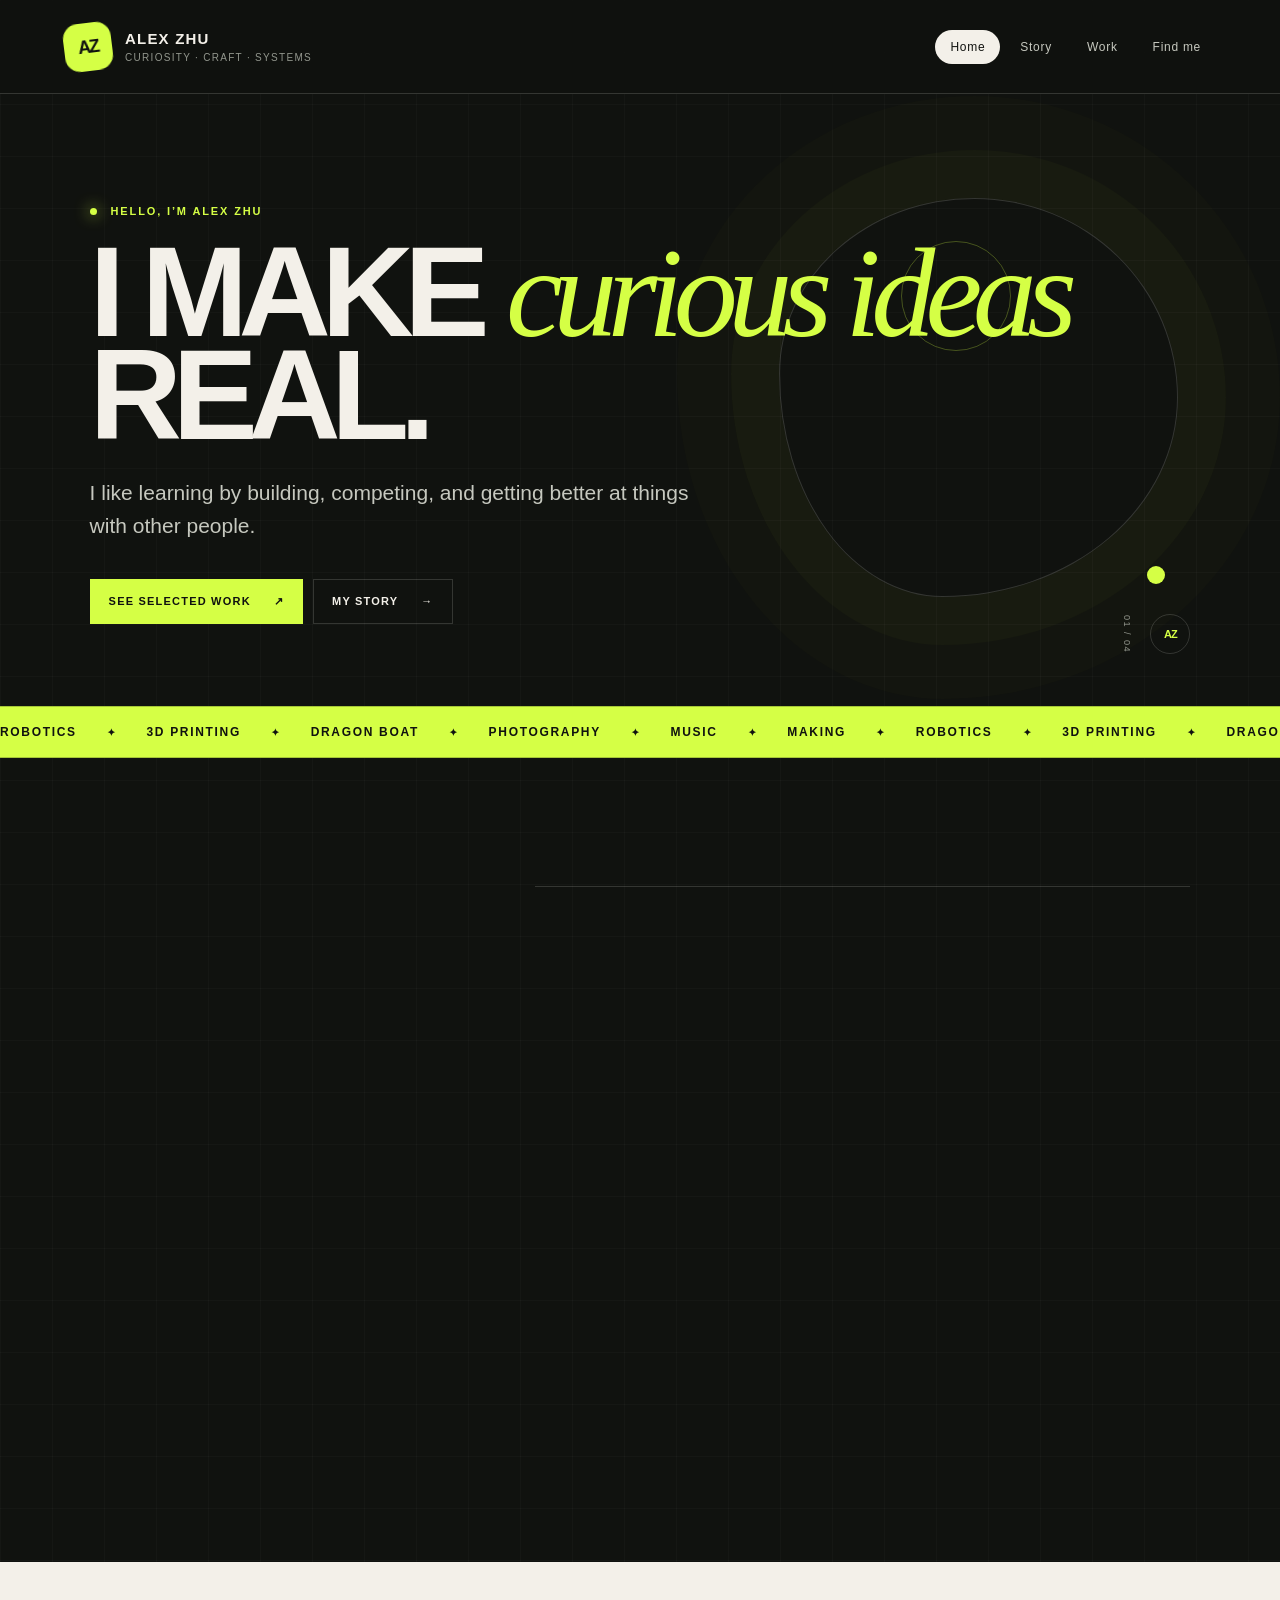
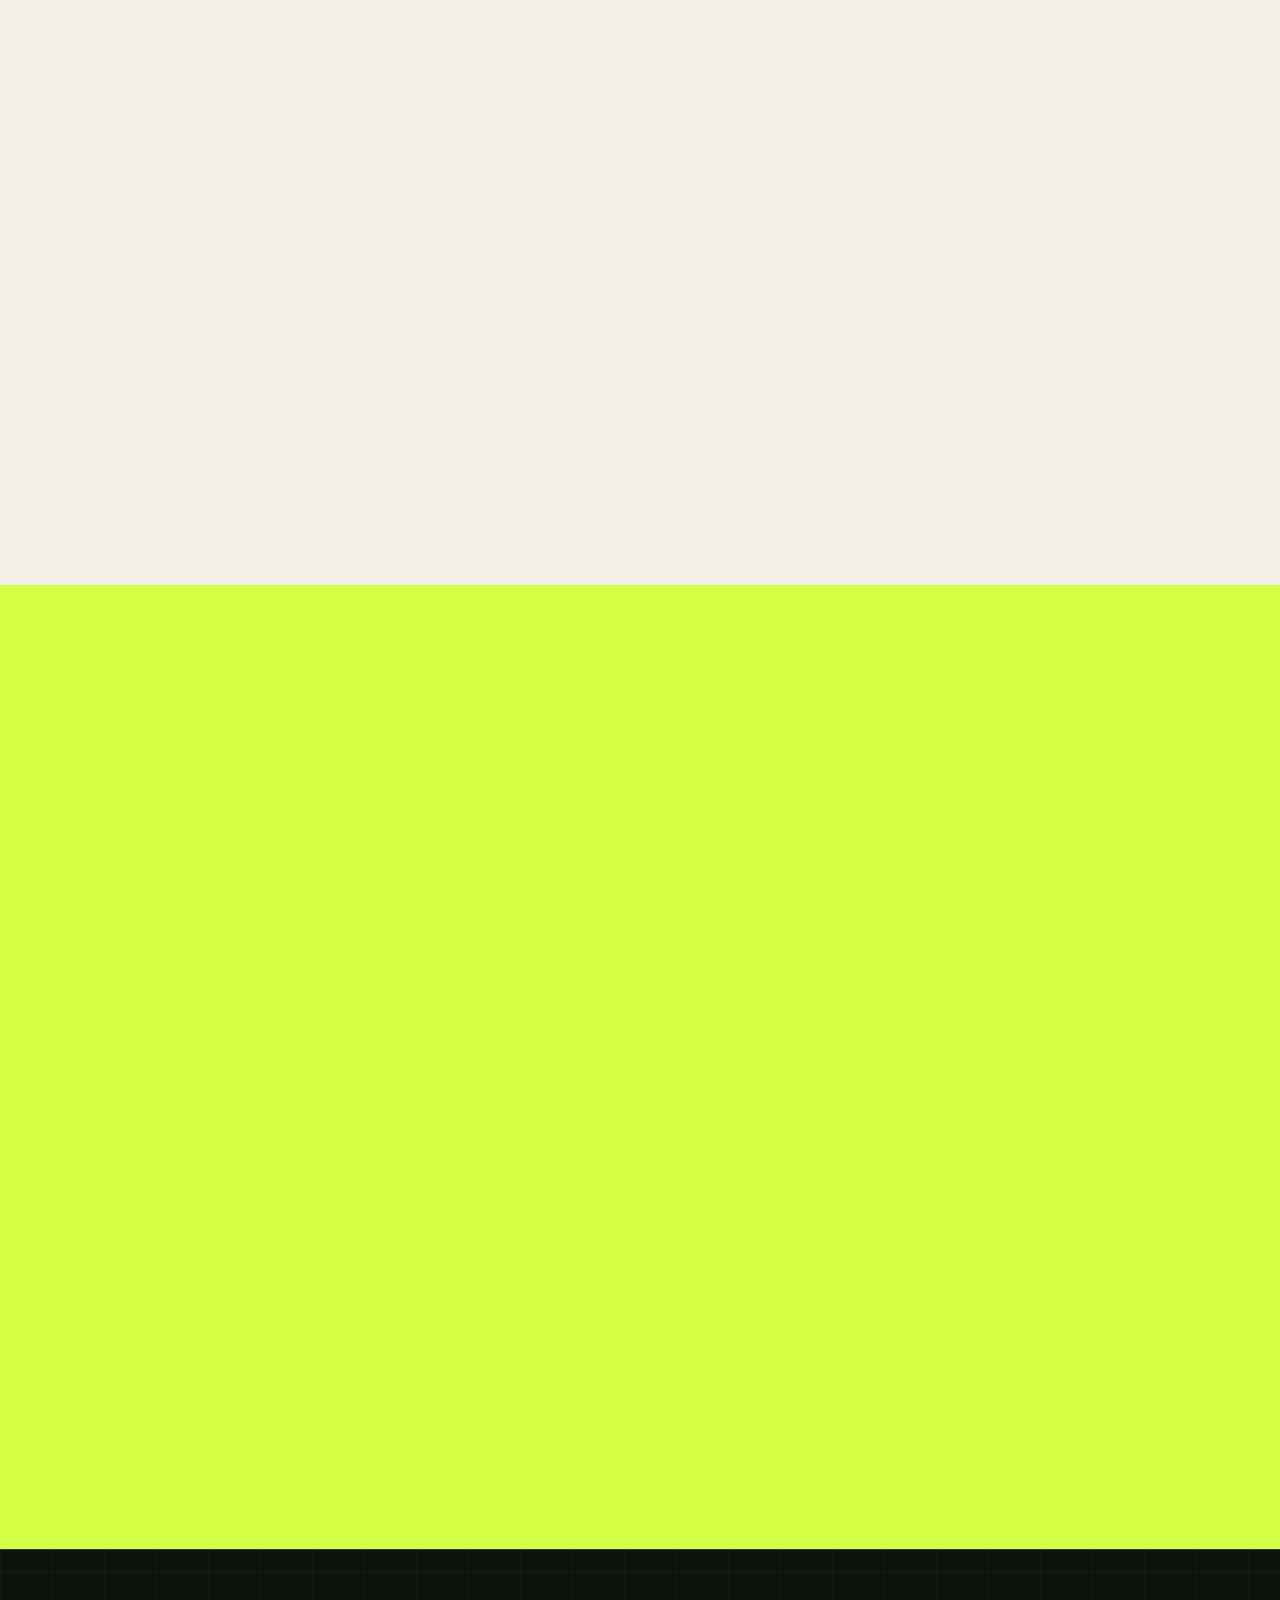
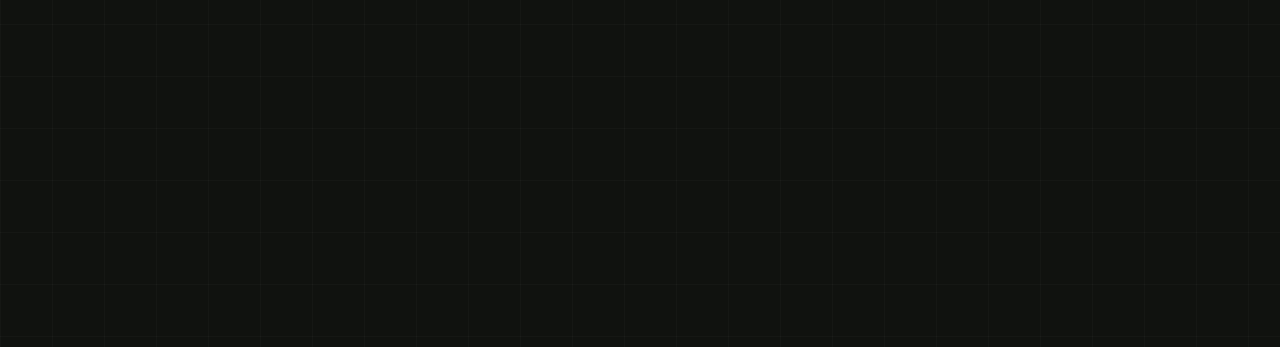
<file: index.html>
<!doctype html><html lang="en"><head><meta charset="utf-8"><meta name="viewport" content="width=device-width,initial-scale=1"><title>Alex Zhu — Curiosity, craft, and systems</title><meta name="description" content="Alex Zhu is a student, maker, and creative technologist in Montréal."><meta property="og:image" content="https://alexwithadog.github.io/og.png"><link rel="stylesheet" href="/styles.css"><script defer src="/site.js"></script></head><body data-page="home"><div id="app"></div></body></html>
</file>
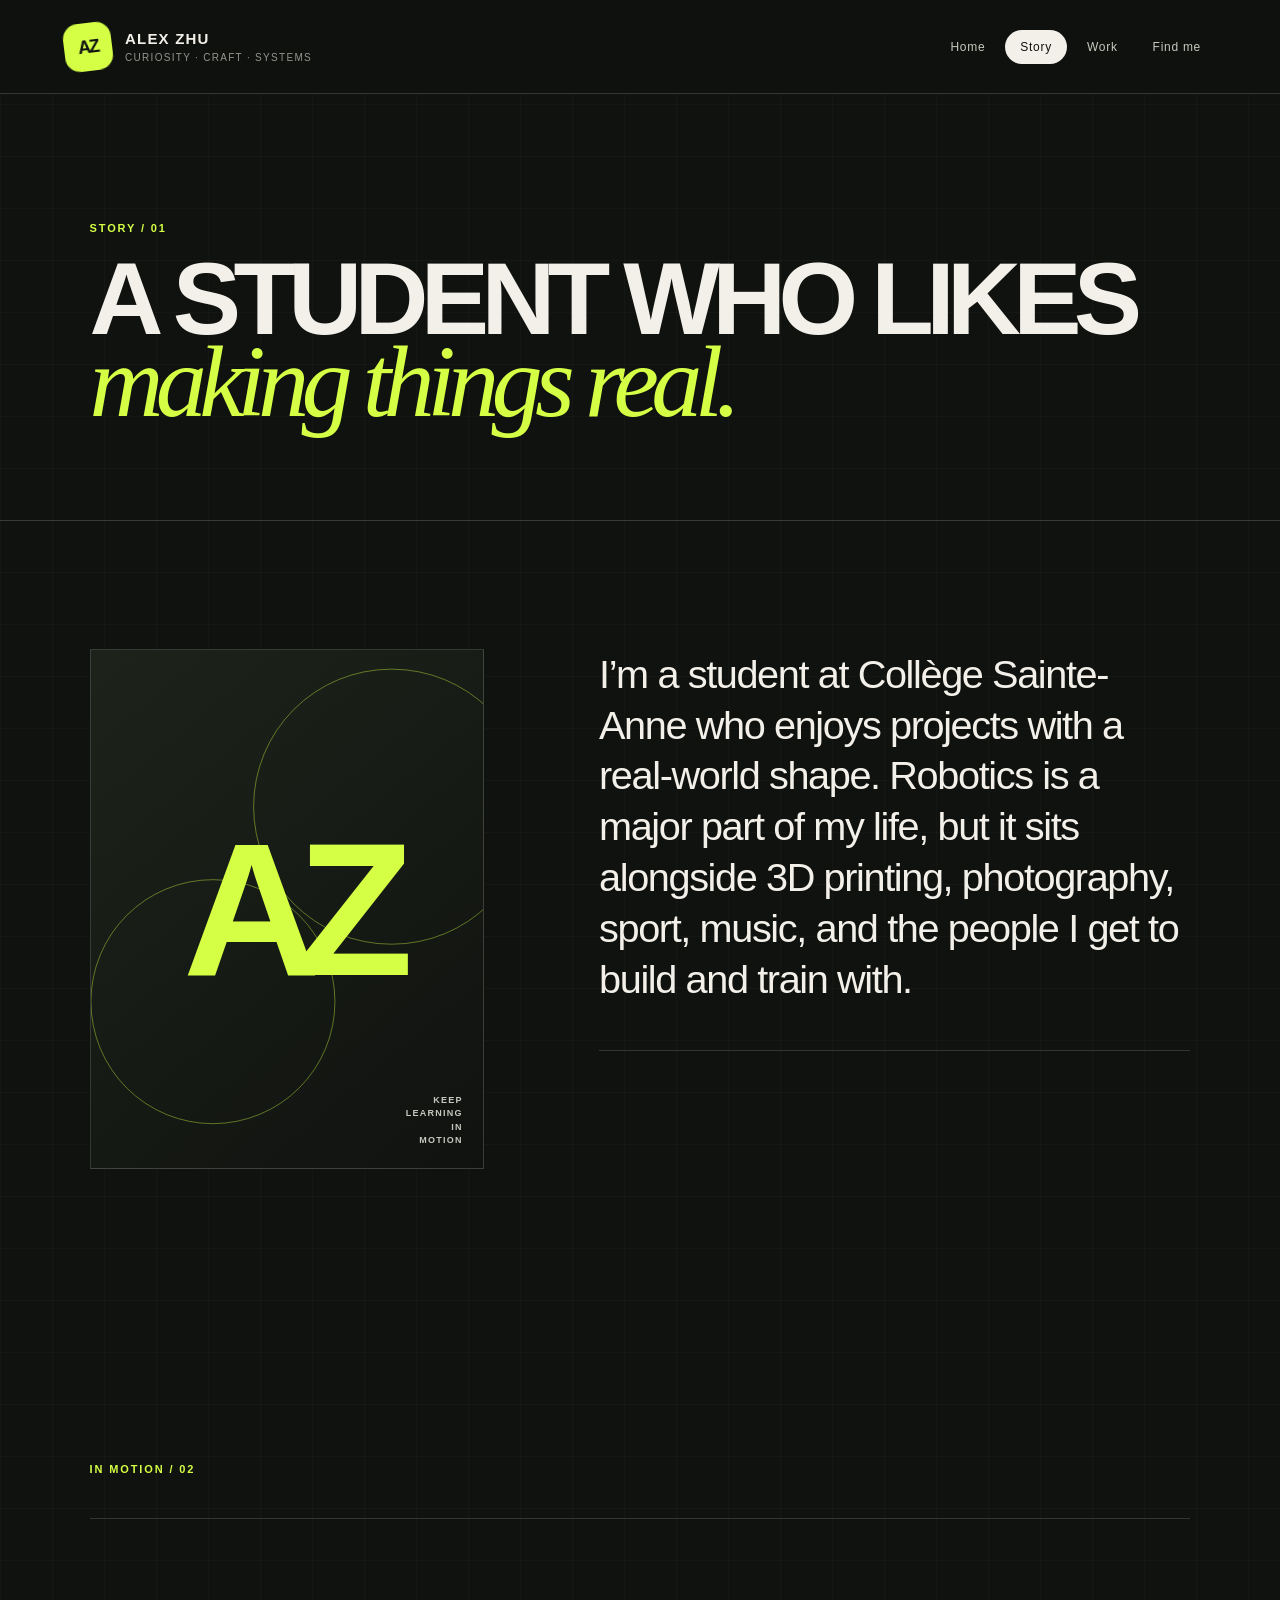
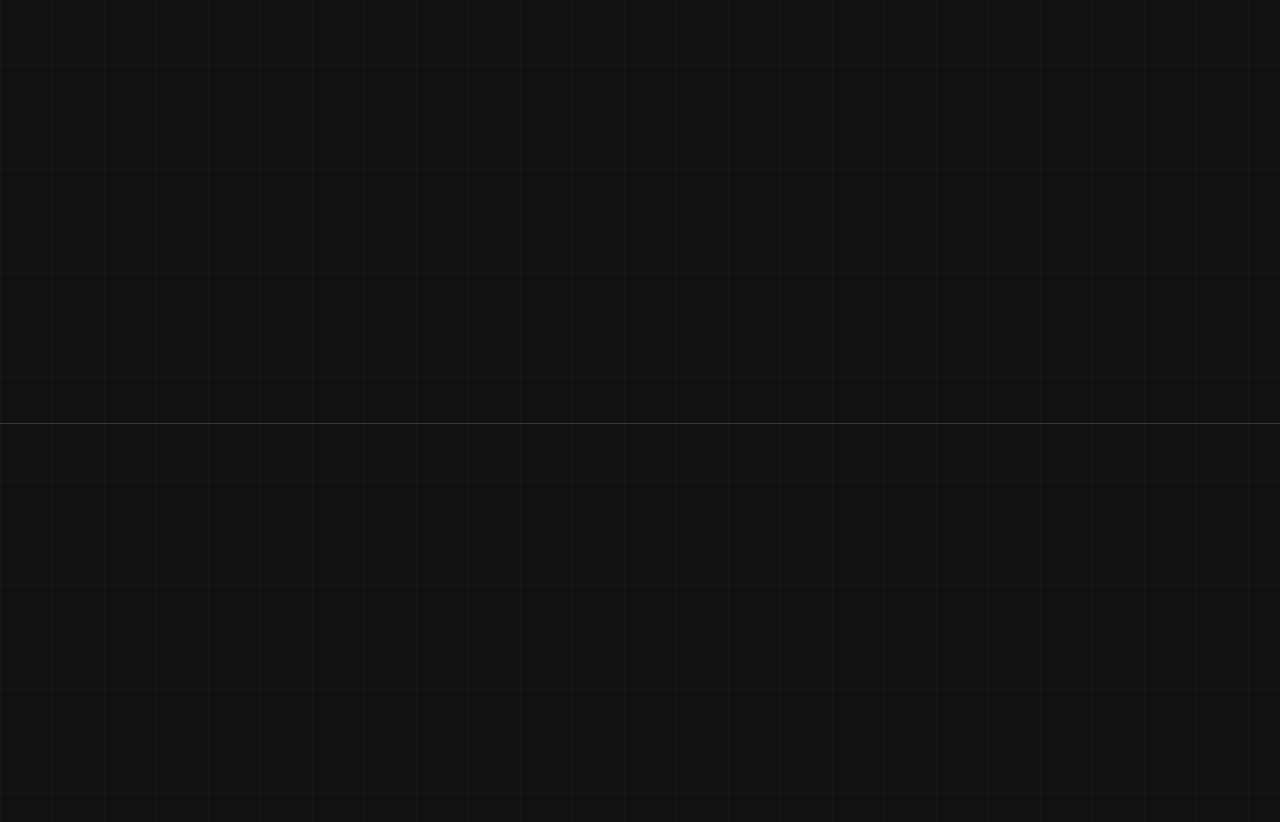
<file: about/index.html>
<!doctype html><html lang="en"><head><meta charset="utf-8"><meta name="viewport" content="width=device-width,initial-scale=1"><title>Story — Alex Zhu</title><meta name="description" content="Learn about Alex Zhu’s approach to making, learning, and creative technology."><link rel="stylesheet" href="/styles.css"><script defer src="/site.js"></script></head><body data-page="about"><div id="app"></div></body></html>
</file>
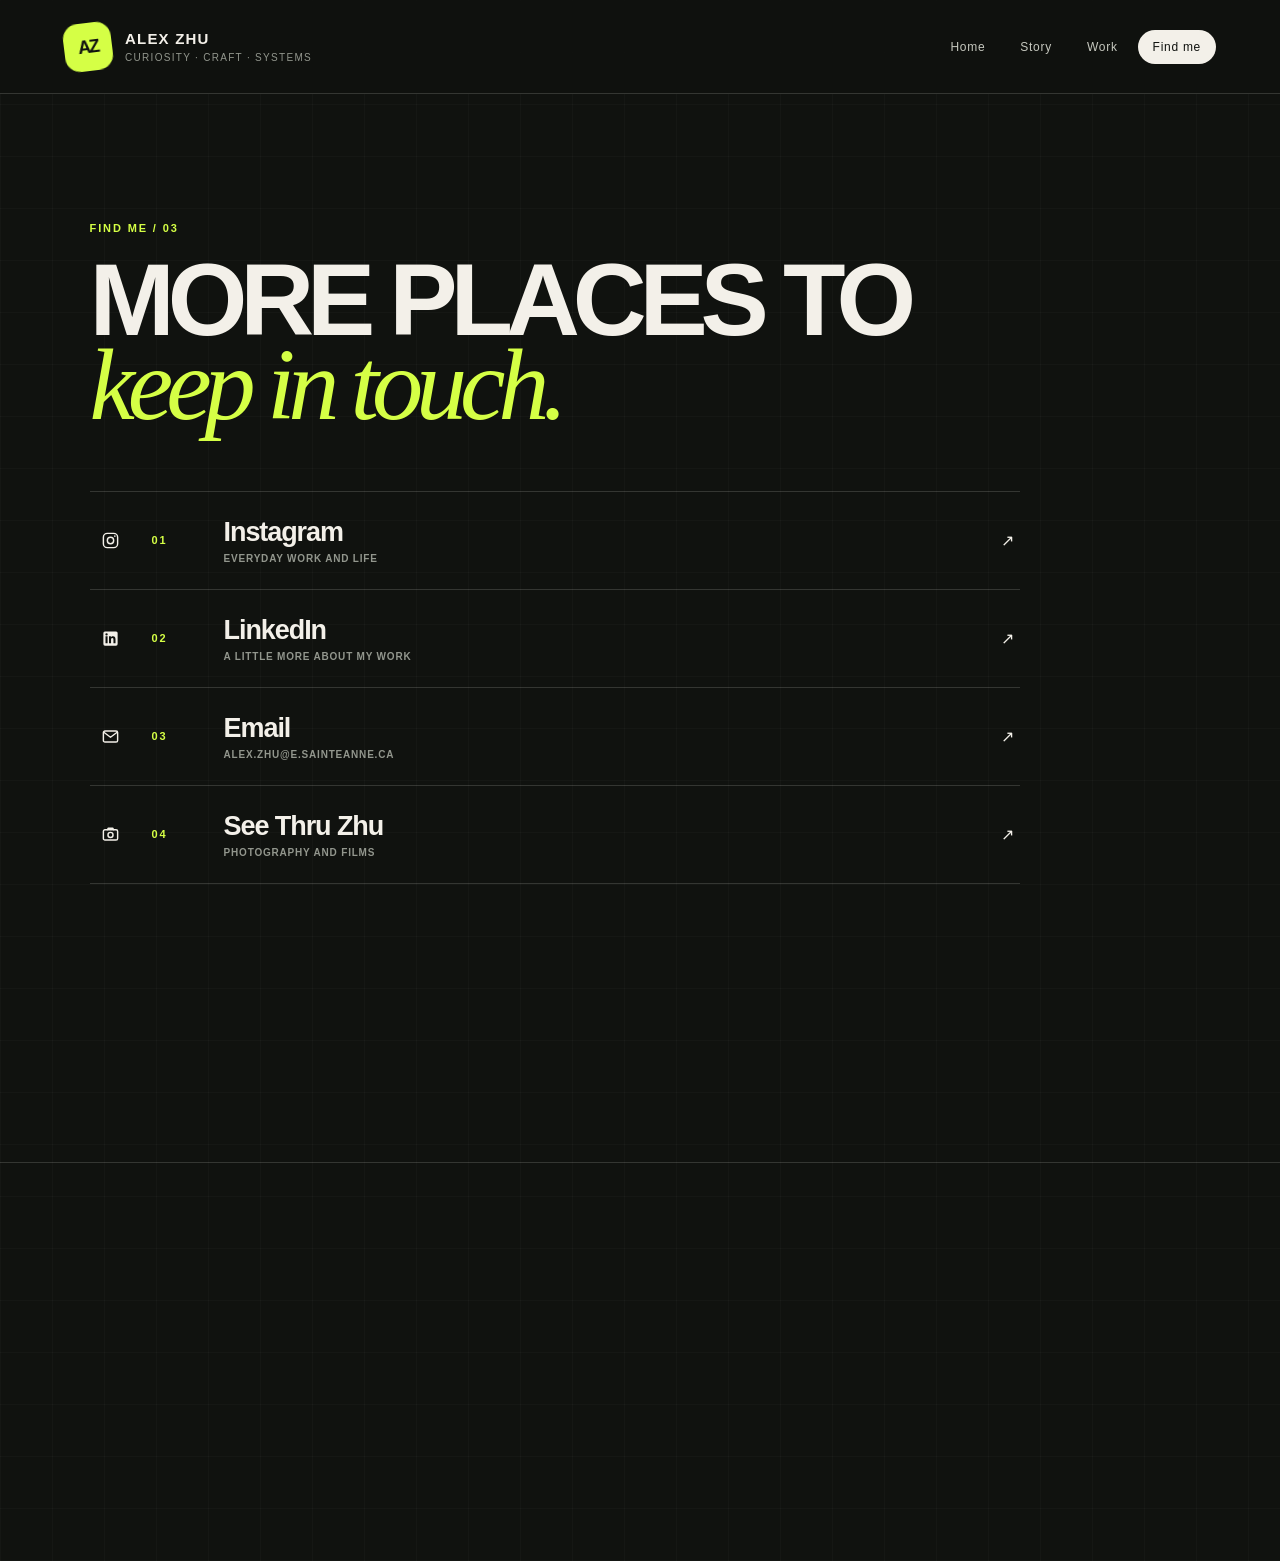
<file: links/index.html>
<!doctype html><html lang="en"><head><meta charset="utf-8"><meta name="viewport" content="width=device-width,initial-scale=1"><title>Find Alex — Alex Zhu</title><meta name="description" content="Find Alex Zhu on LinkedIn and GitHub."><link rel="stylesheet" href="/styles.css"><script defer src="/site.js"></script></head><body data-page="links"><div id="app"></div></body></html>
</file>
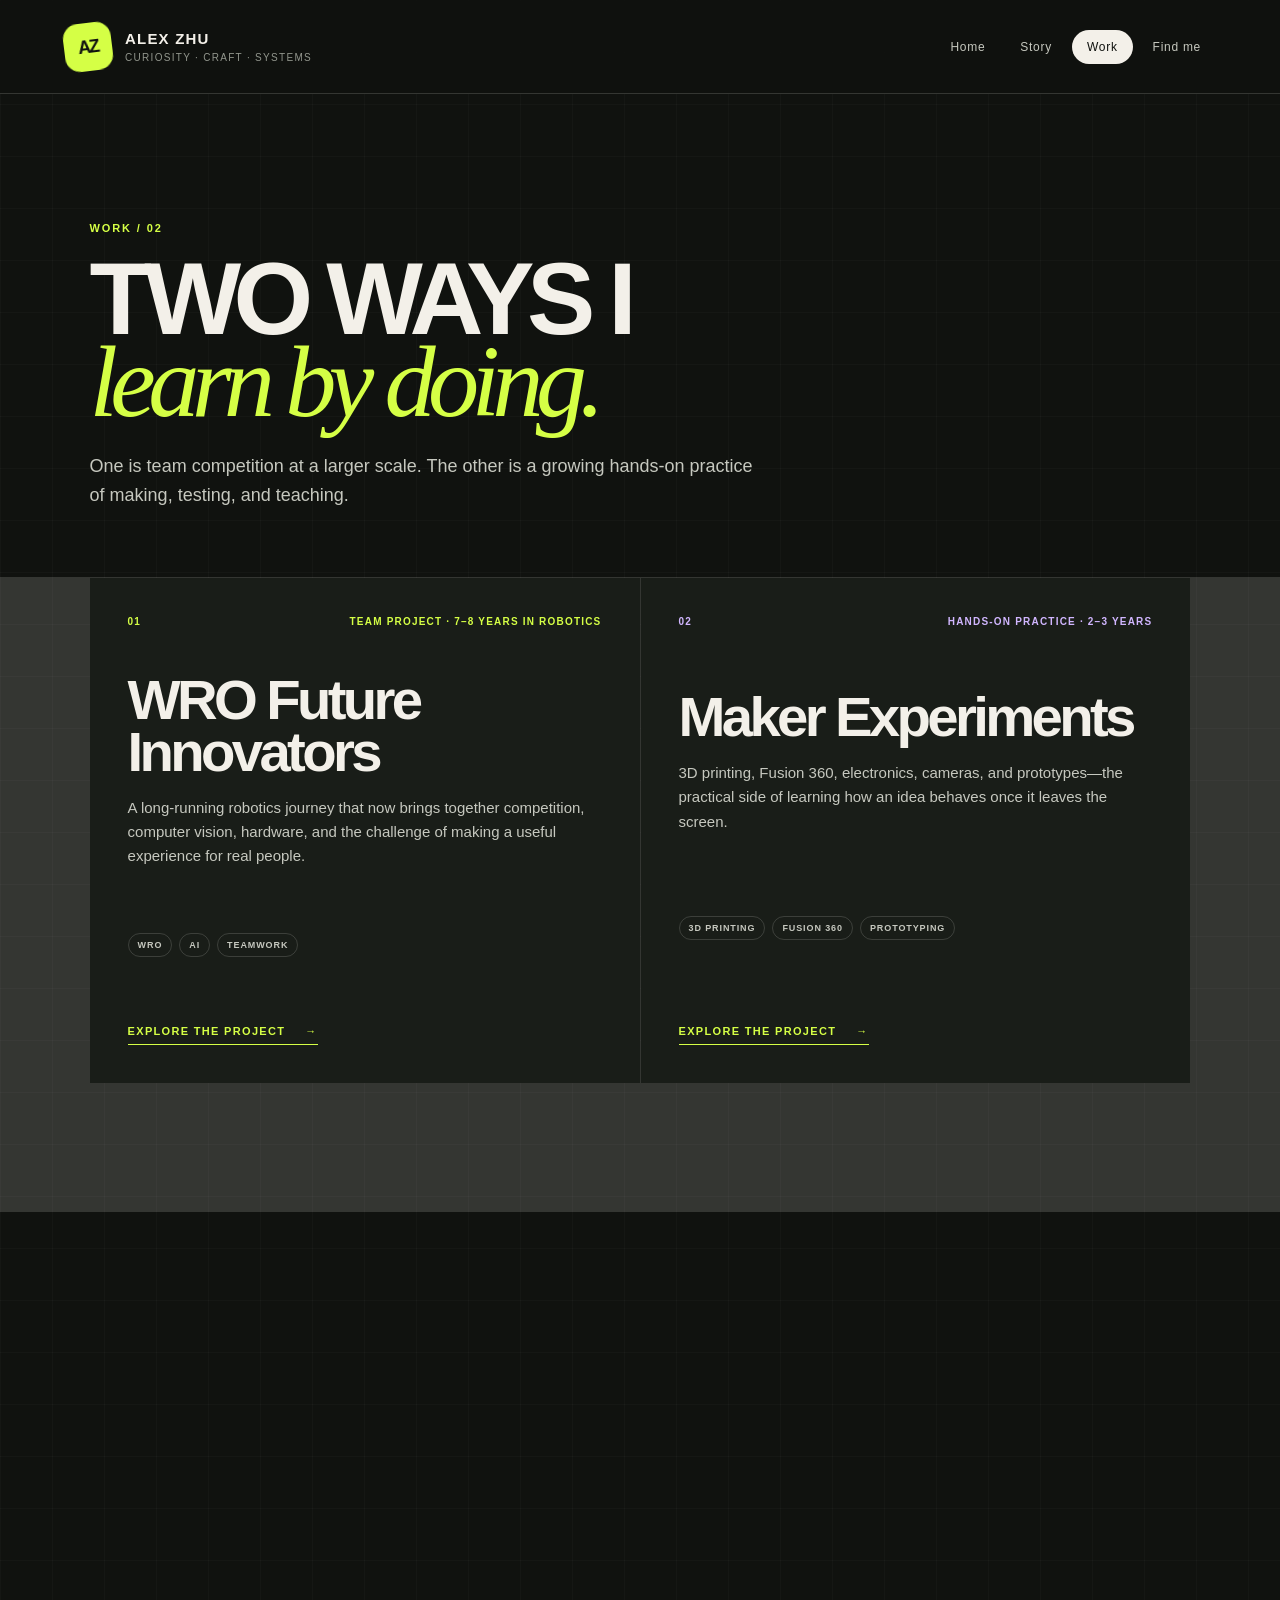
<file: projects/index.html>
<!doctype html><html lang="en"><head><meta charset="utf-8"><meta name="viewport" content="width=device-width,initial-scale=1"><title>Work — Alex Zhu</title><meta name="description" content="Projects in AI, design, robotics, computer vision, and experimentation by Alex Zhu."><link rel="stylesheet" href="/styles.css"><script defer src="/site.js"></script></head><body data-page="projects"><div id="app"></div></body></html>
</file>
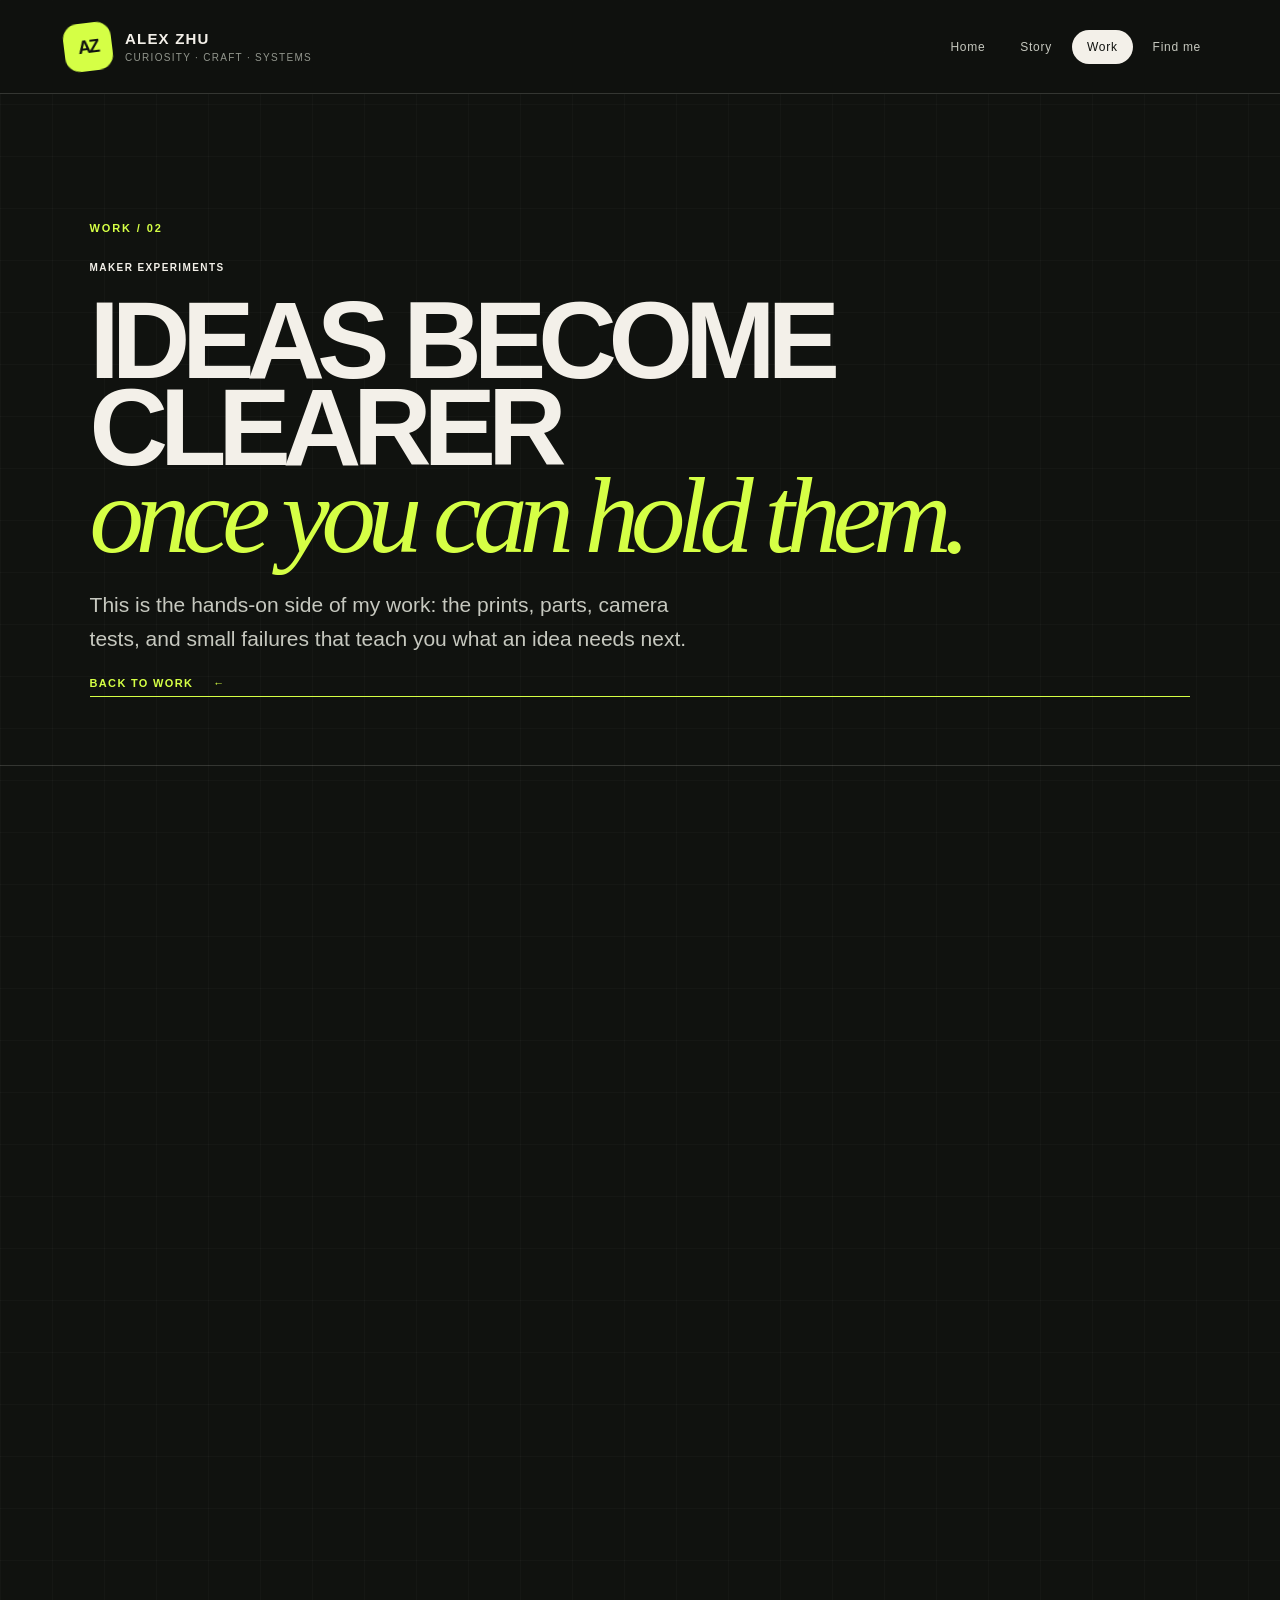
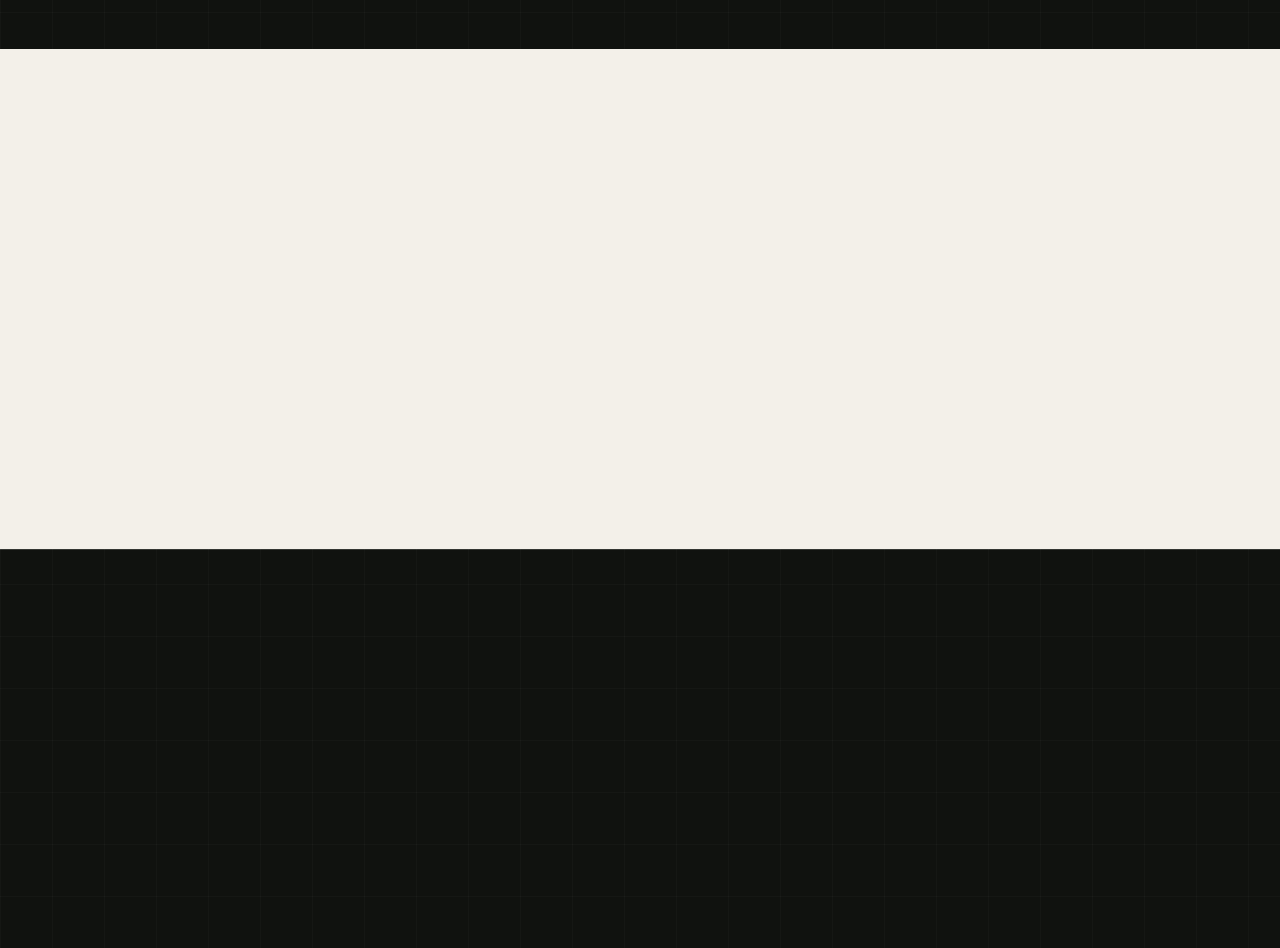
<file: work/maker-experiments/index.html>
<!doctype html><html lang="en"><head><meta charset="utf-8"><meta name="viewport" content="width=device-width,initial-scale=1"><title>Maker Experiments — Alex Zhu</title><meta name="description" content="Alex Zhu’s hands-on practice in 3D printing, Fusion 360, robotics, and prototypes."><link rel="stylesheet" href="/styles.css"><script defer src="/site.js"></script></head><body data-page="maker"><div id="app"></div></body></html>
</file>
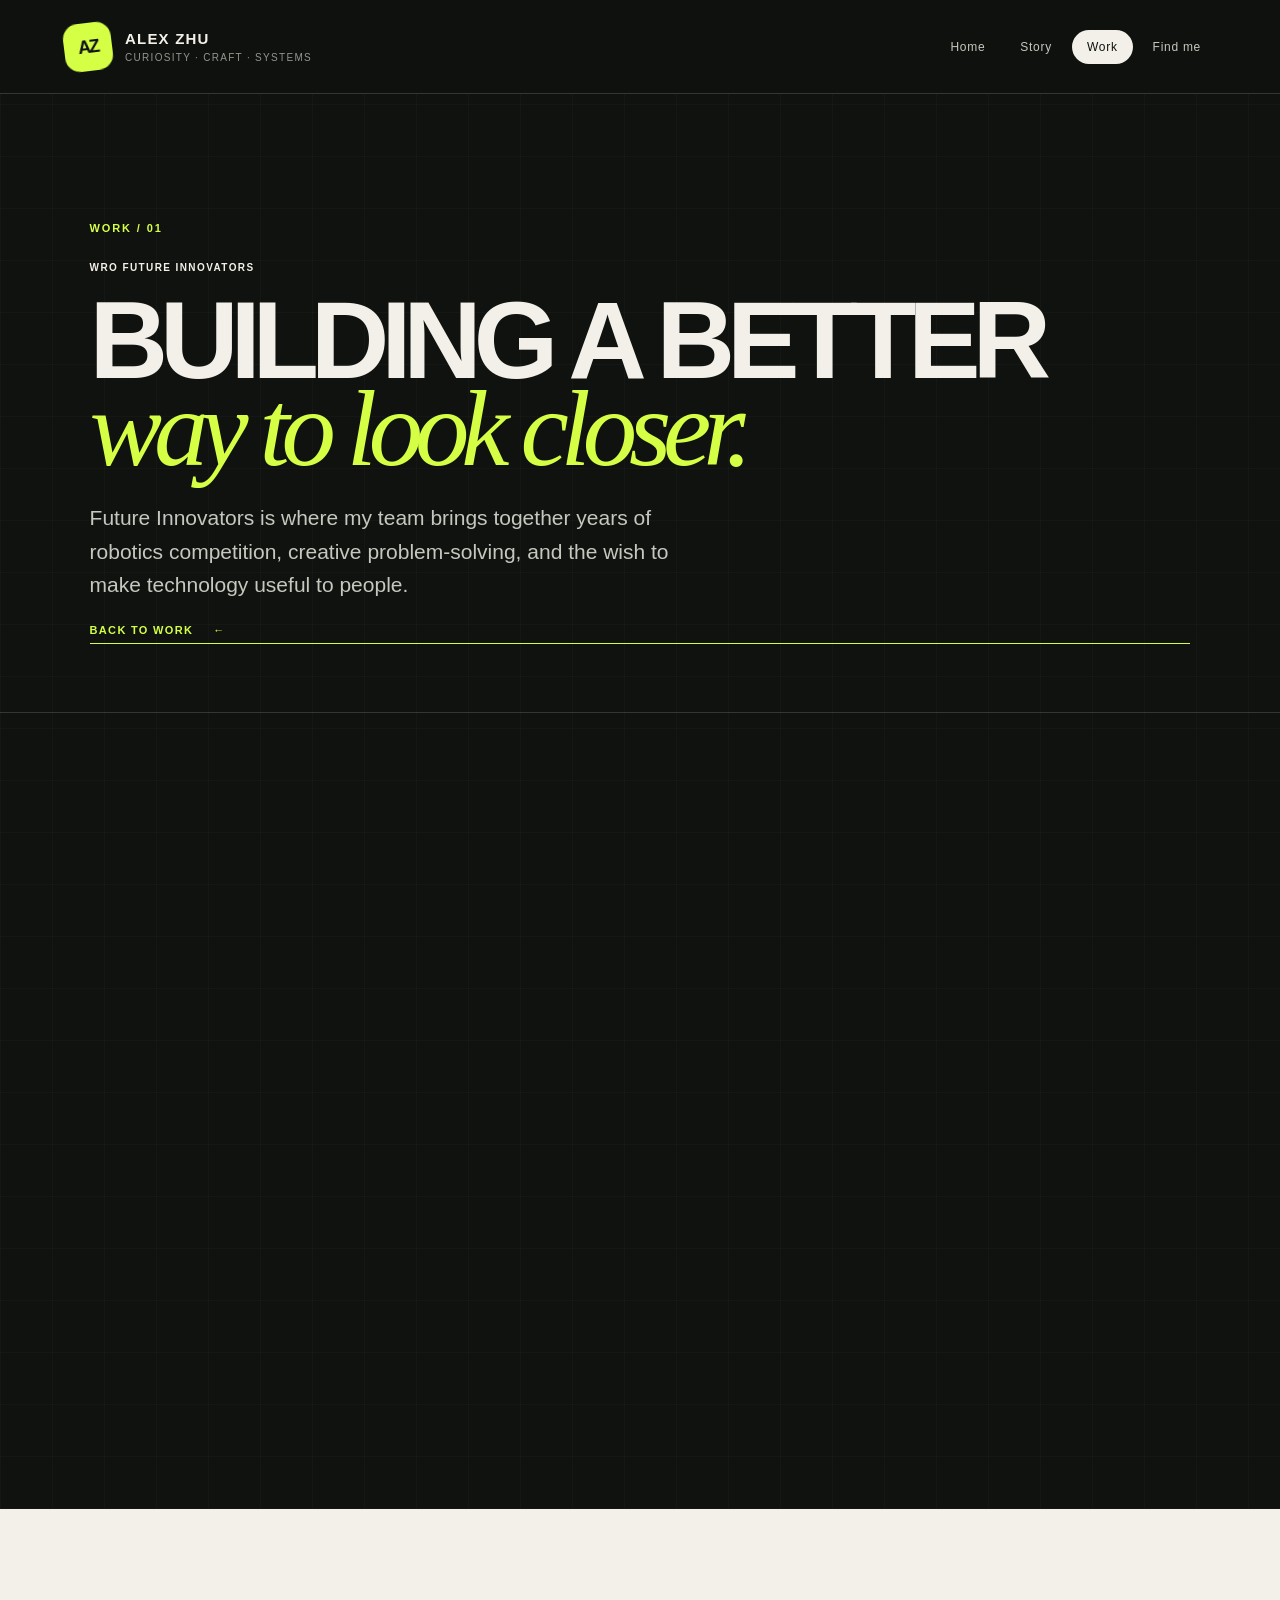
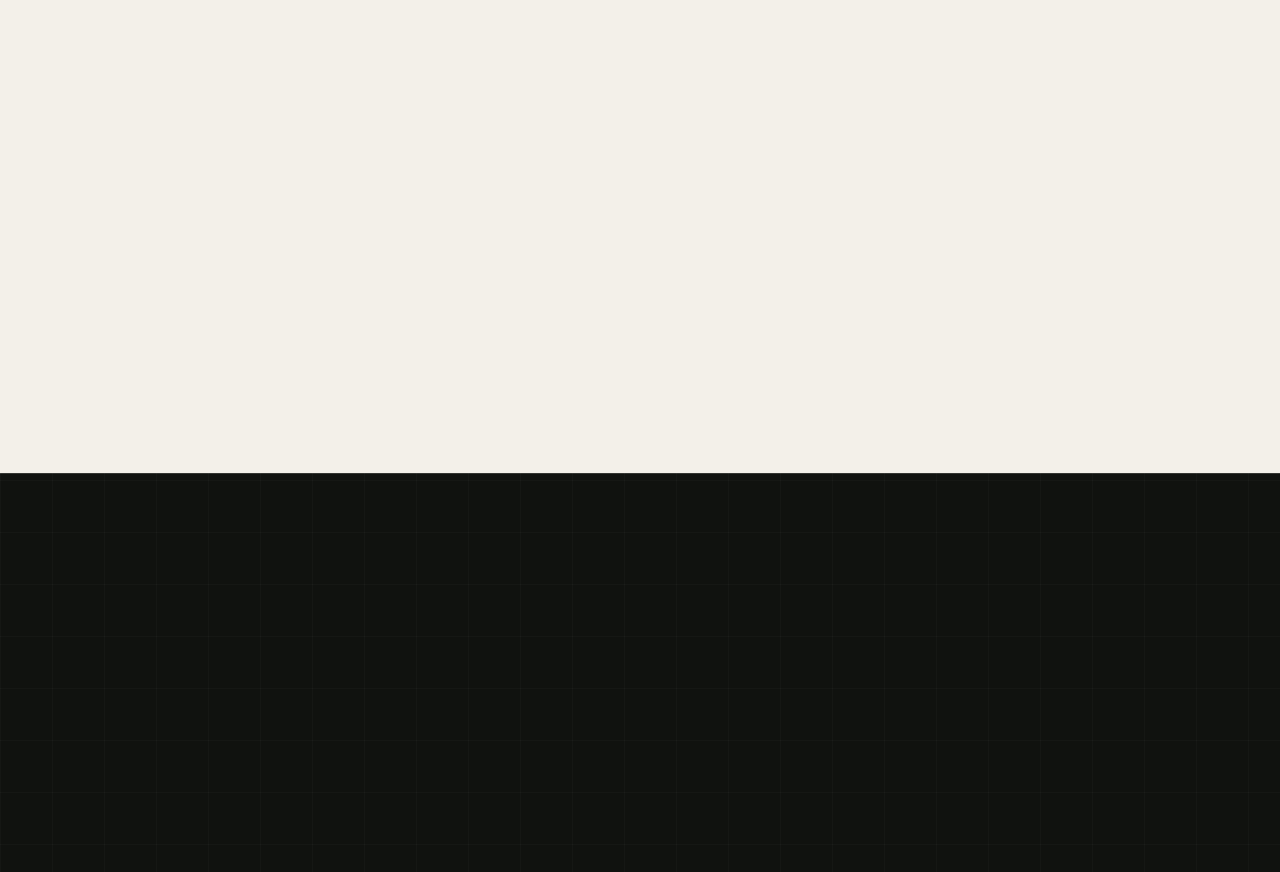
<file: work/wro-future-innovators/index.html>
<!doctype html><html lang="en"><head><meta charset="utf-8"><meta name="viewport" content="width=device-width,initial-scale=1"><title>WRO Future Innovators — Alex Zhu</title><meta name="description" content="Alex Zhu’s WRO Future Innovators work: conversational AI, artwork vision, and robotics."><link rel="stylesheet" href="/styles.css"><script defer src="/site.js"></script></head><body data-page="wro"><div id="app"></div></body></html>
</file>
<file: styles.css>
:root{--ink:#10120f;--ink-soft:#191d18;--paper:#f3f0e9;--lime:#d5ff45;--mist:#c6c8bf;--muted:#92968d;--line:rgba(243,240,233,.16);--serif:Georgia,"Times New Roman",serif}*{box-sizing:border-box}html{scroll-behavior:smooth}body{margin:0;background:var(--ink);color:var(--paper);font-family:Arial,Helvetica,sans-serif}a{color:inherit;text-decoration:none}.site-frame{min-height:100vh;overflow:hidden;background-image:linear-gradient(rgba(255,255,255,.025) 1px,transparent 1px),linear-gradient(90deg,rgba(255,255,255,.025) 1px,transparent 1px);background-size:52px 52px}.site-header{position:relative;z-index:10;min-height:94px;display:flex;align-items:center;justify-content:space-between;padding:16px clamp(20px,5vw,76px);border-bottom:1px solid var(--line);background:rgba(16,18,15,.84);backdrop-filter:blur(18px)}.brand{display:inline-flex;align-items:center;gap:13px}.brand-mark{display:grid;place-items:center;width:48px;height:48px;border:1px solid rgba(213,255,69,.65);border-radius:15px;background:var(--lime);color:var(--ink);font-size:18px;font-weight:900;letter-spacing:-.11em;line-height:1;transform:rotate(-7deg);transition:transform .25s ease}.brand:hover .brand-mark{transform:rotate(0) scale(1.05)}.brand-copy{display:grid;gap:5px}.brand-copy strong{font-size:15px;letter-spacing:.08em;text-transform:uppercase}.brand-copy small{color:var(--muted);font-size:10px;letter-spacing:.13em;text-transform:uppercase}nav{display:flex;align-items:center;gap:5px}nav>a,.nav-dropdown>a{display:block;padding:9px 14px;border:1px solid transparent;border-radius:999px;color:var(--mist);font-size:12px;letter-spacing:.06em;transition:.2s ease}nav>a:hover,.nav-dropdown>a:hover{border-color:var(--line);color:var(--paper)}nav>a.active,.nav-dropdown>a.active{background:var(--paper);color:var(--ink)}.nav-dropdown{position:relative}.dropdown-menu{position:absolute;top:calc(100% + 10px);right:0;min-width:200px;padding:7px;border:1px solid var(--line);background:#171a16;box-shadow:0 14px 35px rgba(0,0,0,.28);opacity:0;pointer-events:none;transform:translateY(-5px);transition:.18s ease}.nav-dropdown:hover .dropdown-menu,.nav-dropdown:focus-within .dropdown-menu{opacity:1;pointer-events:auto;transform:translateY(0)}.dropdown-menu a{display:block;padding:11px;color:var(--mist);font-size:11px}.dropdown-menu a:hover{background:var(--lime);color:var(--ink)}.section-pad{padding:clamp(76px,10vw,150px) clamp(22px,7vw,112px)}.hero{position:relative;display:flex;flex-direction:column;justify-content:center;min-height:calc(100vh - 94px);isolation:isolate}.hero:before{position:absolute;z-index:-1;right:8vw;top:17%;width:min(31vw,460px);aspect-ratio:1;content:"";border:1px solid var(--line);border-radius:49% 51% 59% 41% / 44% 50% 50% 56%;box-shadow:0 0 0 48px rgba(213,255,69,.025),0 0 0 102px rgba(213,255,69,.017)}.hero-orbit{position:absolute;z-index:-1;border:1px solid rgba(213,255,69,.28);border-radius:50%;pointer-events:none}.orbit-one{width:110px;height:110px;right:21%;top:24%;animation:drift 8s ease-in-out infinite}.orbit-two{width:18px;height:18px;right:9%;bottom:20%;background:var(--lime);border:0;animation:drift 6s ease-in-out -2s infinite}@keyframes drift{50%{transform:translateY(-18px) translateX(10px)}}.eyebrow,.kicker{margin:0;color:var(--lime);font-size:11px;font-weight:700;letter-spacing:.17em;text-transform:uppercase}.status-dot{display:inline-block;width:7px;height:7px;margin-right:9px;border-radius:50%;background:var(--lime);box-shadow:0 0 15px var(--lime)}.hero h1,.page-intro h1,.detail-hero h1{max-width:1110px;margin:24px 0 29px;font-size:clamp(61px,10vw,154px);font-weight:900;letter-spacing:-.075em;line-height:.8;text-transform:uppercase}.hero h1 em,.page-intro h1 em,.detail-hero h1 em,h2 em{font-family:var(--serif);font-weight:400;text-transform:none;color:var(--lime)}.hero-copy,.detail-hero>p:last-of-type{max-width:630px;margin:0;color:var(--mist);font-size:clamp(17px,2vw,21px);line-height:1.6}.hero-actions{display:flex;flex-wrap:wrap;gap:10px;margin-top:36px}.button{display:inline-flex;align-items:center;gap:23px;padding:15px 18px;border:1px solid var(--line);font-size:11px;font-weight:700;letter-spacing:.11em;text-transform:uppercase;transition:transform .2s ease,background .2s ease}.button:hover{transform:translateY(-3px)}.button-primary{background:var(--lime);border-color:var(--lime);color:var(--ink)}.button-quiet{color:var(--paper)}.hero-stamp{position:absolute;right:7vw;bottom:52px;display:grid;gap:18px;justify-items:center;color:var(--muted);font-size:11px;letter-spacing:.13em;writing-mode:vertical-rl}.hero-stamp span{display:grid;place-items:center;width:40px;height:40px;border:1px solid var(--line);border-radius:50%;color:var(--lime);font-weight:800;letter-spacing:-.08em;writing-mode:horizontal-tb}.ticker{overflow:hidden;border-block:1px solid rgba(16,18,15,.24);background:var(--lime);color:var(--ink);font-size:12px;font-weight:900;letter-spacing:.14em;white-space:nowrap}.ticker div{width:max-content;padding:18px 0;animation:ticker 28s linear infinite}.ticker span{margin:0 30px}@keyframes ticker{to{transform:translateX(-36%)}}.section-grid{display:grid;grid-template-columns:minmax(250px,.78fr) 1.55fr;gap:clamp(48px,9vw,145px)}.section-heading h2,.split-callout h2,.connect-panel h2,.detail-grid h2{max-width:720px;margin:19px 0;font-size:clamp(40px,5.4vw,76px);letter-spacing:-.06em;line-height:.93}.text-link,.card-link{display:inline-flex;gap:20px;margin-top:22px;padding-bottom:7px;border-bottom:1px solid var(--lime);color:var(--lime);font-size:11px;font-weight:700;letter-spacing:.12em;text-transform:uppercase}.project-list{border-top:1px solid var(--line)}.project-row{display:grid;grid-template-columns:58px 1fr;gap:20px;padding:29px 0 31px;border-bottom:1px solid var(--line)}.project-number,.link-index{color:var(--lime);font-size:11px;font-weight:700;letter-spacing:.16em}.project-type,.detail-label{margin:0;color:var(--muted);font-size:10px;font-weight:700;letter-spacing:.14em;text-transform:uppercase}.project-row h3{margin:8px 0 10px;font-size:clamp(29px,3.5vw,49px);letter-spacing:-.05em}.project-row p:not(.project-type),.project-card p,.detail-grid p{max-width:680px;margin:0;color:var(--mist);font-size:15px;line-height:1.62}.tag-list{display:flex;flex-wrap:wrap;gap:7px;margin-top:18px}.tag-list span{padding:6px 9px;border:1px solid var(--line);border-radius:999px;color:var(--mist);font-size:9px;font-weight:700;letter-spacing:.1em;text-transform:uppercase}.split-callout{display:grid;grid-template-columns:.78fr 1.55fr;gap:clamp(48px,9vw,145px);background:var(--paper);color:var(--ink)}.split-callout .kicker{color:#697a1c}.split-callout h2{max-width:770px}.split-callout p:not(.kicker){max-width:670px;color:#51564e;font-size:18px;line-height:1.65}.interest-grid{display:flex;flex-wrap:wrap;gap:8px;margin-top:31px}.interest-grid span{padding:10px 12px;border:1px solid #b4b8ad;border-radius:999px;font-size:11px;font-weight:700;letter-spacing:.06em}.connect-panel{background:var(--lime);color:var(--ink)}.connect-panel .kicker{color:#65791a}.connect-panel h2{max-width:850px;font-size:clamp(50px,7.2vw,106px)}.connect-links{max-width:920px;margin-top:52px;border-top:1px solid rgba(16,18,15,.35)}.connect-links a{display:grid;grid-template-columns:160px 1fr auto;gap:20px;align-items:center;padding:20px 2px;border-bottom:1px solid rgba(16,18,15,.35);font-size:13px;font-weight:800;letter-spacing:.08em;text-transform:uppercase}.connect-links small{font-size:10px;font-weight:700;letter-spacing:.07em;text-transform:none}.site-footer{display:grid;grid-template-columns:1fr auto auto;gap:55px;align-items:end;padding:46px clamp(22px,5vw,76px);border-top:1px solid var(--line)}.site-footer .brand-mark{width:34px;height:34px;border-radius:10px;font-size:13px}.site-footer .brand-copy{display:none}.site-footer>div:first-child{display:flex;align-items:center;gap:13px}.site-footer p{margin:0;color:var(--muted);font-size:11px;line-height:1.5}.footer-nav{display:flex;gap:20px;color:var(--mist);font-size:11px}.copyright{text-align:right}.page-intro,.detail-hero{padding-bottom:68px;border-bottom:1px solid var(--line)}.page-intro h1{font-size:clamp(54px,8vw,122px);margin-bottom:29px}.page-intro>p:last-child{max-width:670px;margin:0;color:var(--mist);font-size:18px;line-height:1.6}.about-layout{display:grid;grid-template-columns:.8fr 1.2fr;gap:clamp(45px,9vw,128px);align-items:start}.portrait-art{position:relative;display:grid;min-height:520px;place-items:center;overflow:hidden;border:1px solid var(--line);background:linear-gradient(140deg,#1d231b,#10120f)}.portrait-art:before,.portrait-art:after{position:absolute;content:"";border:1px solid rgba(213,255,69,.4);border-radius:50%}.portrait-art:before{width:62%;aspect-ratio:1;transform:translate(-30%,38%)}.portrait-art:after{width:70%;aspect-ratio:1;transform:translate(38%,-37%)}.portrait-art span{z-index:1;font-size:clamp(96px,15vw,190px);font-weight:900;letter-spacing:-.12em;color:var(--lime)}.portrait-art i{position:absolute;right:20px;bottom:20px;color:var(--mist);font-size:9px;font-style:normal;font-weight:700;letter-spacing:.14em;line-height:1.5;text-align:right}.about-copy>p{margin:0;color:var(--paper);font-size:clamp(24px,3.1vw,42px);letter-spacing:-.035em;line-height:1.28}.about-facts{display:grid;gap:0;margin-top:46px;border-top:1px solid var(--line)}.about-facts div{display:grid;grid-template-columns:130px 1fr;gap:20px;padding:17px 0;border-bottom:1px solid var(--line)}.about-facts span{color:var(--muted);font-size:10px;font-weight:700;letter-spacing:.12em;text-transform:uppercase}.about-facts strong{font-size:15px}.principle-grid{display:grid;grid-template-columns:repeat(3,1fr);margin-top:43px;border-top:1px solid var(--line)}.principle-grid article{padding:32px 30px 20px 0;border-right:1px solid var(--line)}.principle-grid article+article{padding-left:30px}.principle-grid article:last-child{border-right:0}.principle-grid span,.detail-blocks span{color:var(--lime);font-size:11px;font-weight:700;letter-spacing:.14em}.principle-grid h2{margin:25px 0 12px;font-size:29px;letter-spacing:-.04em}.principle-grid p{margin:0;color:var(--muted);font-size:15px;line-height:1.6}.activity-grid{grid-template-columns:repeat(3,1fr)}.project-cards{display:grid;grid-template-columns:repeat(2,1fr);gap:1px;padding-top:0;background:var(--line)}.project-card{display:flex;min-height:505px;flex-direction:column;justify-content:space-between;padding:38px;background:var(--ink-soft);transition:background .25s ease}.project-card:hover{background:#22291f}.project-card-top{display:flex;justify-content:space-between;color:var(--mist);font-size:10px;font-weight:700;letter-spacing:.12em;text-transform:uppercase}.project-card.lime .project-card-top{color:var(--lime)}.project-card.violet .project-card-top{color:#d1b6ff}.project-card h2{max-width:520px;margin:0 0 18px;font-size:clamp(38px,4.4vw,67px);letter-spacing:-.065em;line-height:.92}.card-link{align-self:flex-start}.links-page{min-height:680px}.links-page h1{margin:24px 0 64px;font-size:clamp(55px,8vw,115px);letter-spacing:-.07em;line-height:.82;text-transform:uppercase}.links-page h1 em{font-family:var(--serif);font-weight:400;text-transform:none;color:var(--lime)}.link-stack{max-width:930px;border-top:1px solid var(--line)}.link-stack a{display:grid;grid-template-columns:70px 1fr auto;gap:18px;align-items:center;padding:25px 6px;border-bottom:1px solid var(--line);transition:.2s ease}.link-stack a:hover{padding-inline:18px;background:var(--lime);color:var(--ink)}.link-stack strong,.link-stack small{display:block}.link-stack strong{font-size:27px;letter-spacing:-.04em}.link-stack small{margin-top:5px;color:var(--muted);font-size:10px;font-weight:700;letter-spacing:.08em;text-transform:uppercase}.link-stack a:hover small{color:#4c5a20}.link-note{max-width:440px;margin:30px 0 0;color:var(--muted);font-size:14px;line-height:1.6}.detail-hero{min-height:600px;display:flex;flex-direction:column;justify-content:center}.detail-hero h1{font-size:clamp(54px,8.5vw,130px)}.detail-label{color:var(--paper);margin-top:28px}.detail-grid{display:grid;grid-template-columns:.75fr 1.6fr;gap:clamp(50px,9vw,145px)}.detail-blocks{display:grid;grid-template-columns:repeat(3,1fr);gap:1px;margin-top:46px;background:var(--line)}.detail-blocks article{min-height:235px;padding:26px;background:var(--ink-soft)}.detail-blocks h3{margin:22px 0 10px;font-size:26px;letter-spacing:-.04em}.detail-blocks p{font-size:14px}@media(max-width:760px){.site-header{align-items:flex-start;gap:16px;flex-direction:column}.site-header nav{width:100%;overflow:auto;padding-bottom:2px}.site-header nav>a,.nav-dropdown>a{padding:8px 12px;white-space:nowrap}.dropdown-menu{display:none}.brand-copy small{font-size:9px}.hero{min-height:680px}.hero h1{font-size:clamp(55px,17vw,90px)}.hero:before{right:-80px;width:280px}.hero-stamp{right:7vw}.section-grid,.split-callout,.about-layout,.detail-grid{grid-template-columns:1fr}.section-grid,.split-callout,.detail-grid{gap:32px}.connect-links a{grid-template-columns:1fr auto}.connect-links small{display:none}.site-footer{grid-template-columns:1fr;gap:27px;align-items:start}.footer-nav{flex-wrap:wrap}.copyright{text-align:left}.principle-grid,.project-cards,.activity-grid,.detail-blocks{grid-template-columns:1fr}.principle-grid article,.principle-grid article+article{padding:28px 0;border-right:0;border-bottom:1px solid var(--line)}.principle-grid article:last-child{border-bottom:0}.project-card{min-height:430px}.portrait-art{min-height:390px}.about-facts div{grid-template-columns:1fr;gap:7px}.links-page h1{margin-bottom:45px}.link-stack a{grid-template-columns:48px 1fr auto}.link-stack strong{font-size:23px}}@media(prefers-reduced-motion:reduce){html{scroll-behavior:auto}.ticker div,.orbit-one,.orbit-two{animation:none}.button,.brand-mark{transition:none}}
</file>
